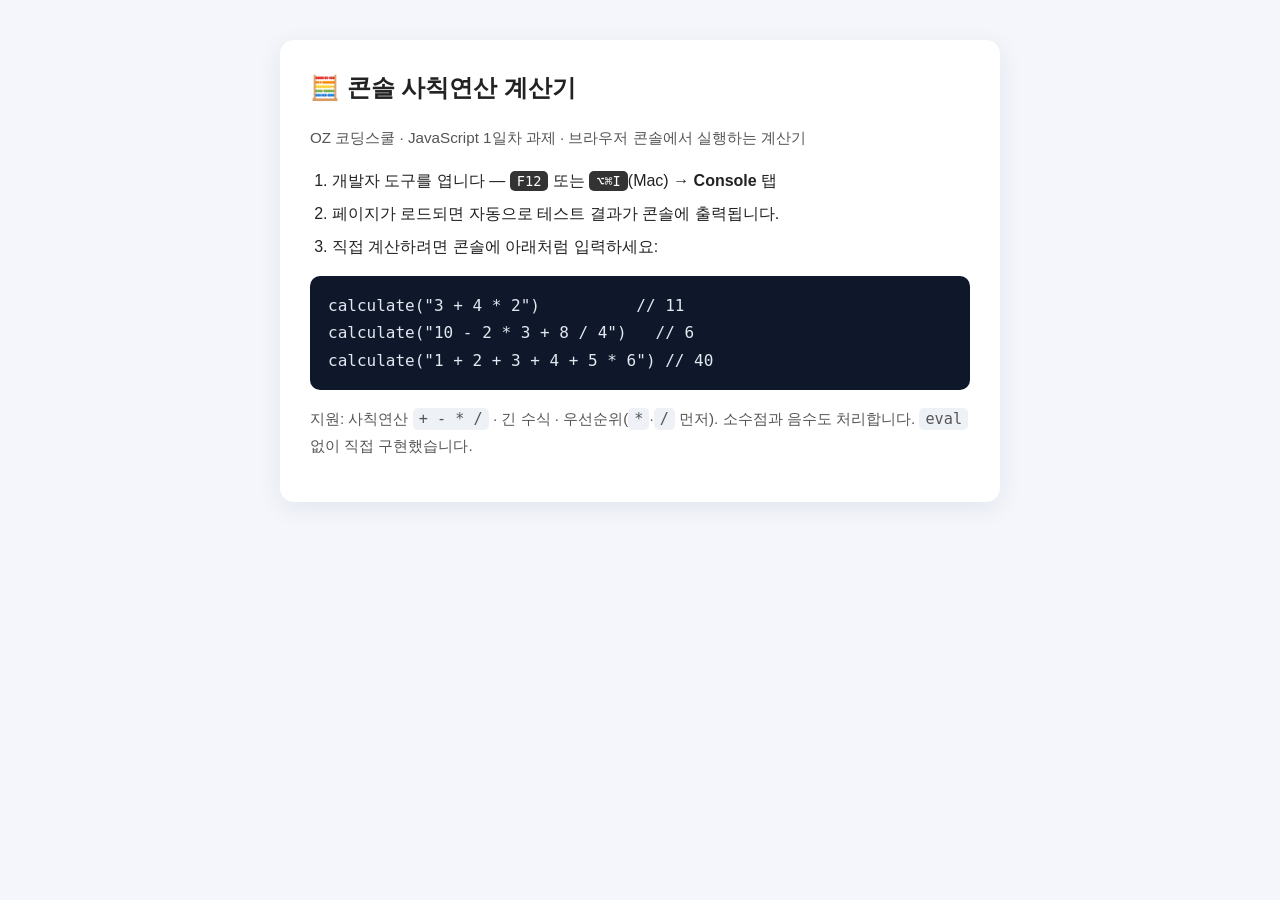
<file: JavaScript/day1/index.html>
<!DOCTYPE html>
<html lang="ko">
<head>
  <meta charset="UTF-8" />
  <meta name="viewport" content="width=device-width, initial-scale=1.0" />
  <title>콘솔 사칙연산 계산기 — JavaScript 1일차</title>
  <style>
    body {
      font-family: -apple-system, "Apple SD Gothic Neo", "Malgun Gothic", sans-serif;
      line-height: 1.7; color: #222; max-width: 720px;
      margin: 0 auto; padding: 40px 20px; background: #f4f6fb;
    }
    .card {
      background: #fff; border-radius: 14px; padding: 28px 30px;
      box-shadow: 0 6px 24px rgba(20, 40, 90, 0.08);
    }
    h1 { margin-top: 0; font-size: 1.5rem; }
    .hint { color: #555; font-size: 0.95rem; }
    ol { padding-left: 22px; }
    li { margin-bottom: 6px; }
    code { background: #eef1f6; padding: 2px 6px; border-radius: 5px;
           font-family: ui-monospace, SFMono-Regular, Menlo, Consolas, monospace; }
    pre { background: #0f172a; color: #e2e8f0; padding: 16px 18px; border-radius: 10px;
          overflow-x: auto; font-family: ui-monospace, SFMono-Regular, Menlo, Consolas, monospace; }
    kbd { background: #333; color: #fff; border-radius: 5px; padding: 2px 7px; font-size: 0.85rem; }
  </style>
</head>
<body>
  <div class="card">
    <h1>🧮 콘솔 사칙연산 계산기</h1>
    <p class="hint">OZ 코딩스쿨 · JavaScript 1일차 과제 · 브라우저 콘솔에서 실행하는 계산기</p>

    <ol>
      <li>개발자 도구를 엽니다 — <kbd>F12</kbd> 또는 <kbd>⌥⌘I</kbd>(Mac) → <b>Console</b> 탭</li>
      <li>페이지가 로드되면 자동으로 테스트 결과가 콘솔에 출력됩니다.</li>
      <li>직접 계산하려면 콘솔에 아래처럼 입력하세요:</li>
    </ol>

    <pre>calculate("3 + 4 * 2")          // 11
calculate("10 - 2 * 3 + 8 / 4")   // 6
calculate("1 + 2 + 3 + 4 + 5 * 6") // 40</pre>

    <p class="hint">
      지원: 사칙연산 <code>+ - * /</code> · 긴 수식 · 우선순위(<code>*</code>·<code>/</code> 먼저).
      소수점과 음수도 처리합니다. <code>eval</code> 없이 직접 구현했습니다.
    </p>
  </div>

  <!-- 계산기 로직 로드 -->
  <script src="calculator.js"></script>
</body>
</html>
</file>
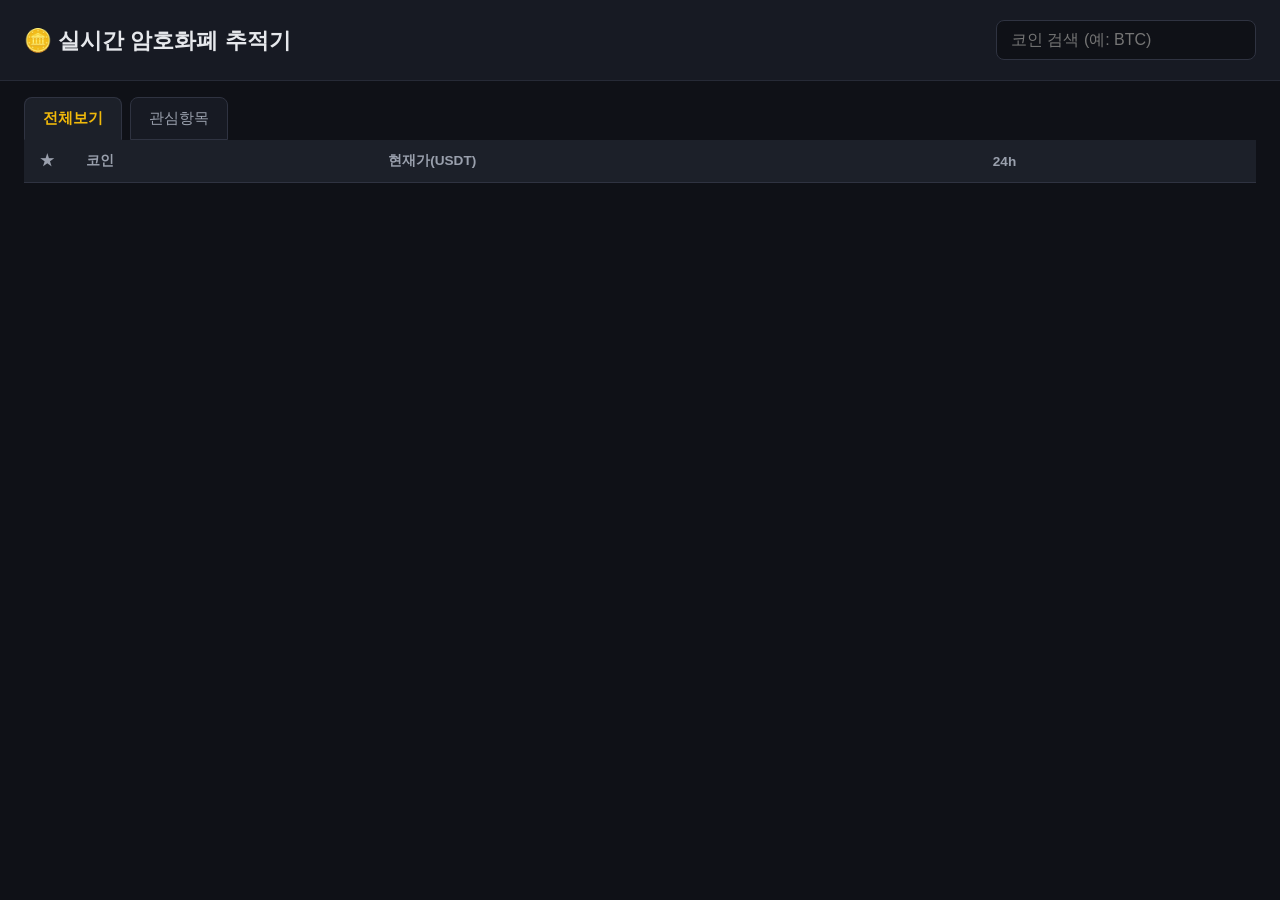
<file: JavaScript/day3/index.html>
<!DOCTYPE html>
<html lang="ko">
<head>
    <meta charset="UTF-8">
    <meta name="viewport" content="width=device-width, initial-scale=1.0">
    <title>실시간 암호화폐 가격 추적기</title>
    <link rel="stylesheet" href="style.css">
</head>
<body>

<header>
    <h1>🪙 실시간 암호화폐 추적기</h1>
    <input id="search" type="text" placeholder="코인 검색 (예: BTC)">
</header>

<div class="tabs">
    <button class="tab active" data-tab="all">전체보기</button>
    <button class="tab" data-tab="favorites">관심항목</button>
</div>

<table>
    <thead>
        <tr>
            <th class="col-star">★</th>
            <th>코인</th>
            <th>현재가(USDT)</th>
            <th>24h</th>
        </tr>
    </thead>
    <tbody id="coin-list"></tbody>
</table>

<script src="app.js"></script>
</body>
</html>
</file>
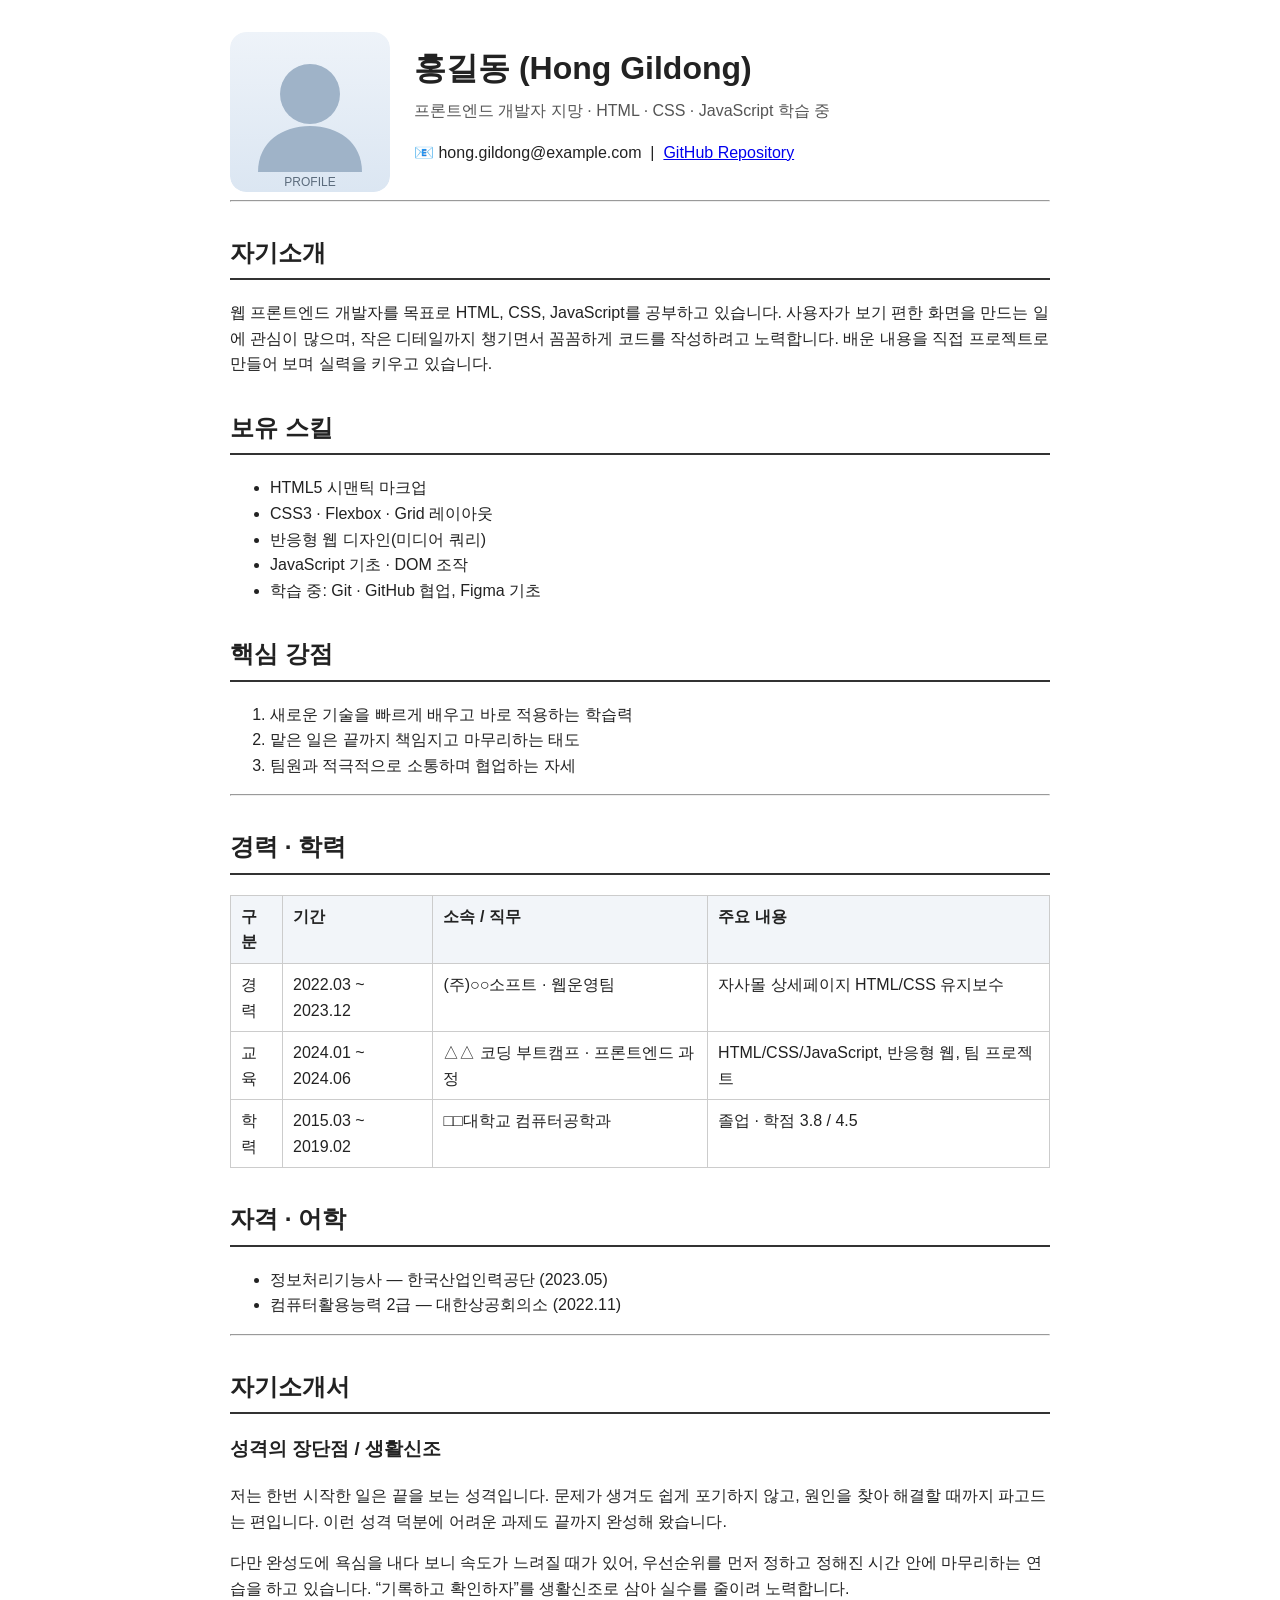
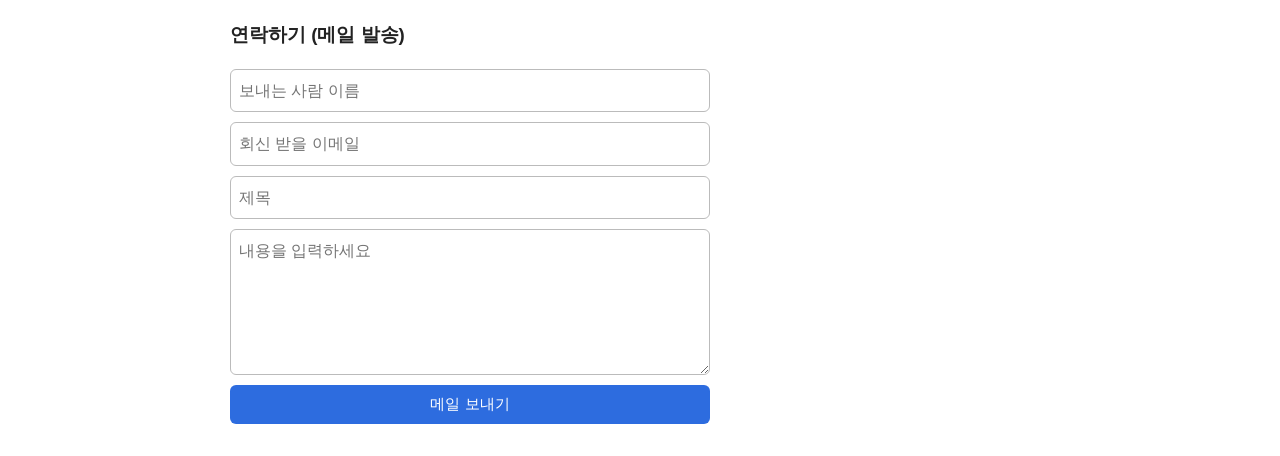
<file: HTML_CSS/day1/resume.html>
<!DOCTYPE html>
<html lang="ko">
<head>
  <meta charset="UTF-8" />
  <meta name="viewport" content="width=device-width, initial-scale=1.0" />
  <title>홍길동 이력서</title>
  <style>
    body { font-family: -apple-system, "Apple SD Gothic Neo", "Malgun Gothic", sans-serif;
           line-height: 1.6; color: #222; max-width: 820px; margin: 0 auto; padding: 32px 20px; }
    header { display: flex; align-items: center; gap: 24px; }
    header img { border-radius: 16px; }
    h1 { margin: 0 0 4px; }
    h2 { margin-top: 32px; border-bottom: 2px solid #333; padding-bottom: 6px; }
    .tagline { color: #555; margin: 0; }
    table { border-collapse: collapse; width: 100%; margin-top: 12px; }
    th, td { border: 1px solid #ccc; padding: 8px 10px; text-align: left; vertical-align: top; }
    thead th { background: #f2f5f9; }
    form { display: grid; gap: 10px; max-width: 480px; margin-top: 12px; }
    input, textarea { padding: 8px; border: 1px solid #bbb; border-radius: 6px; font: inherit; }
    button { padding: 10px 16px; border: 0; border-radius: 6px; background: #2d6cdf; color: #fff;
             font-size: 15px; cursor: pointer; }
  </style>
</head>
<body>

  <!-- ===== 헤더: 프로필 이미지 + 이름 + 링크 ===== -->
  <header>
    <img src="profile.svg" alt="홍길동 프로필 이미지" width="160" height="160" />
    <div>
      <h1>홍길동 (Hong Gildong)</h1>
      <p class="tagline">프론트엔드 개발자 지망 · HTML · CSS · JavaScript 학습 중</p>
      <p>
        📧 hong.gildong@example.com &nbsp;|&nbsp;
        <a href="https://github.com/hong-gildong" target="_blank" rel="noopener">
          GitHub Repository
        </a>
      </p>
    </div>
  </header>

  <hr />

  <!-- ===== 자기소개 ===== -->
  <h2>자기소개</h2>
  <p>
    웹 프론트엔드 개발자를 목표로 HTML, CSS, JavaScript를 공부하고 있습니다.
    사용자가 보기 편한 화면을 만드는 일에 관심이 많으며, 작은 디테일까지 챙기면서
    꼼꼼하게 코드를 작성하려고 노력합니다. 배운 내용을 직접 프로젝트로 만들어 보며 실력을 키우고 있습니다.
  </p>

  <!-- ===== 보유 스킬 (순서 없는 목록) ===== -->
  <h2>보유 스킬</h2>
  <ul>
    <li>HTML5 시맨틱 마크업</li>
    <li>CSS3 · Flexbox · Grid 레이아웃</li>
    <li>반응형 웹 디자인(미디어 쿼리)</li>
    <li>JavaScript 기초 · DOM 조작</li>
    <li>학습 중: Git · GitHub 협업, Figma 기초</li>
  </ul>

  <!-- ===== 핵심 강점 (순서 있는 목록) ===== -->
  <h2>핵심 강점</h2>
  <ol>
    <li>새로운 기술을 빠르게 배우고 바로 적용하는 학습력</li>
    <li>맡은 일은 끝까지 책임지고 마무리하는 태도</li>
    <li>팀원과 적극적으로 소통하며 협업하는 자세</li>
  </ol>

  <hr />

  <!-- ===== 경력 · 학력 이력 테이블 ===== -->
  <h2>경력 · 학력</h2>
  <table>
    <thead>
      <tr>
        <th>구분</th>
        <th>기간</th>
        <th>소속 / 직무</th>
        <th>주요 내용</th>
      </tr>
    </thead>
    <tbody>
      <tr>
        <td>경력</td>
        <td>2022.03 ~ 2023.12</td>
        <td>(주)○○소프트 · 웹운영팀</td>
        <td>자사몰 상세페이지 HTML/CSS 유지보수</td>
      </tr>
      <tr>
        <td>교육</td>
        <td>2024.01 ~ 2024.06</td>
        <td>△△ 코딩 부트캠프 · 프론트엔드 과정</td>
        <td>HTML/CSS/JavaScript, 반응형 웹, 팀 프로젝트</td>
      </tr>
      <tr>
        <td>학력</td>
        <td>2015.03 ~ 2019.02</td>
        <td>□□대학교 컴퓨터공학과</td>
        <td>졸업 · 학점 3.8 / 4.5</td>
      </tr>
    </tbody>
  </table>

  <!-- ===== 자격증 ===== -->
  <h2>자격 · 어학</h2>
  <ul>
    <li>정보처리기능사 — 한국산업인력공단 (2023.05)</li>
    <li>컴퓨터활용능력 2급 — 대한상공회의소 (2022.11)</li>
  </ul>

  <hr />

  <!-- ===== 자기소개서 ===== -->
  <h2>자기소개서</h2>
  <h3>성격의 장단점 / 생활신조</h3>
  <p>
    저는 한번 시작한 일은 끝을 보는 성격입니다. 문제가 생겨도 쉽게 포기하지 않고,
    원인을 찾아 해결할 때까지 파고드는 편입니다. 이런 성격 덕분에 어려운 과제도 끝까지 완성해 왔습니다.
  </p>
  <p>
    다만 완성도에 욕심을 내다 보니 속도가 느려질 때가 있어, 우선순위를 먼저 정하고
    정해진 시간 안에 마무리하는 연습을 하고 있습니다. “기록하고 확인하자”를 생활신조로 삼아 실수를 줄이려 노력합니다.
  </p>

  <!-- ===== 메일 발송 폼 ===== -->
  <h3>연락하기 (메일 발송)</h3>
  <form action="mailto:hong.gildong@example.com" method="post" enctype="text/plain">
    <input type="text" name="name" placeholder="보내는 사람 이름" required />
    <input type="email" name="email" placeholder="회신 받을 이메일" required />
    <input type="text" name="subject" placeholder="제목" required />
    <textarea name="message" rows="5" placeholder="내용을 입력하세요" required></textarea>
    <button type="submit">메일 보내기</button>
  </form>

</body>
</html>
</file>
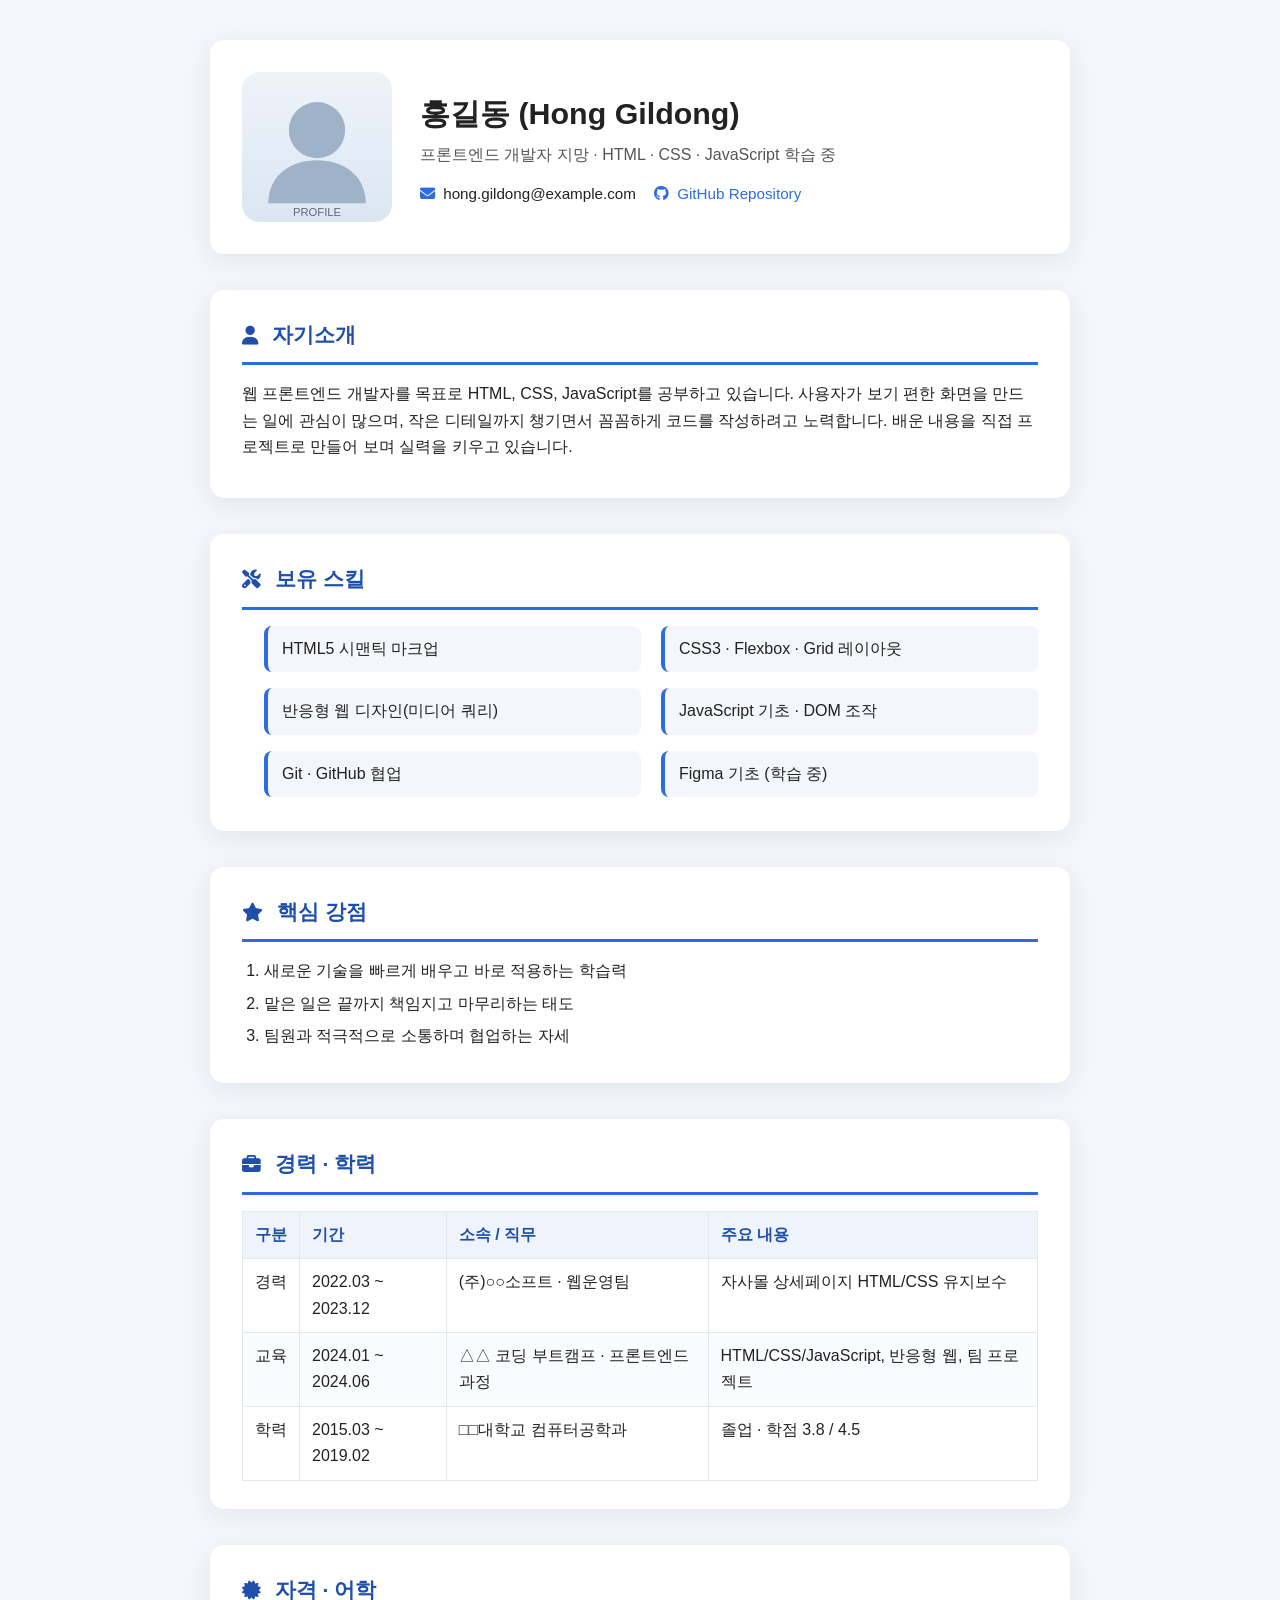
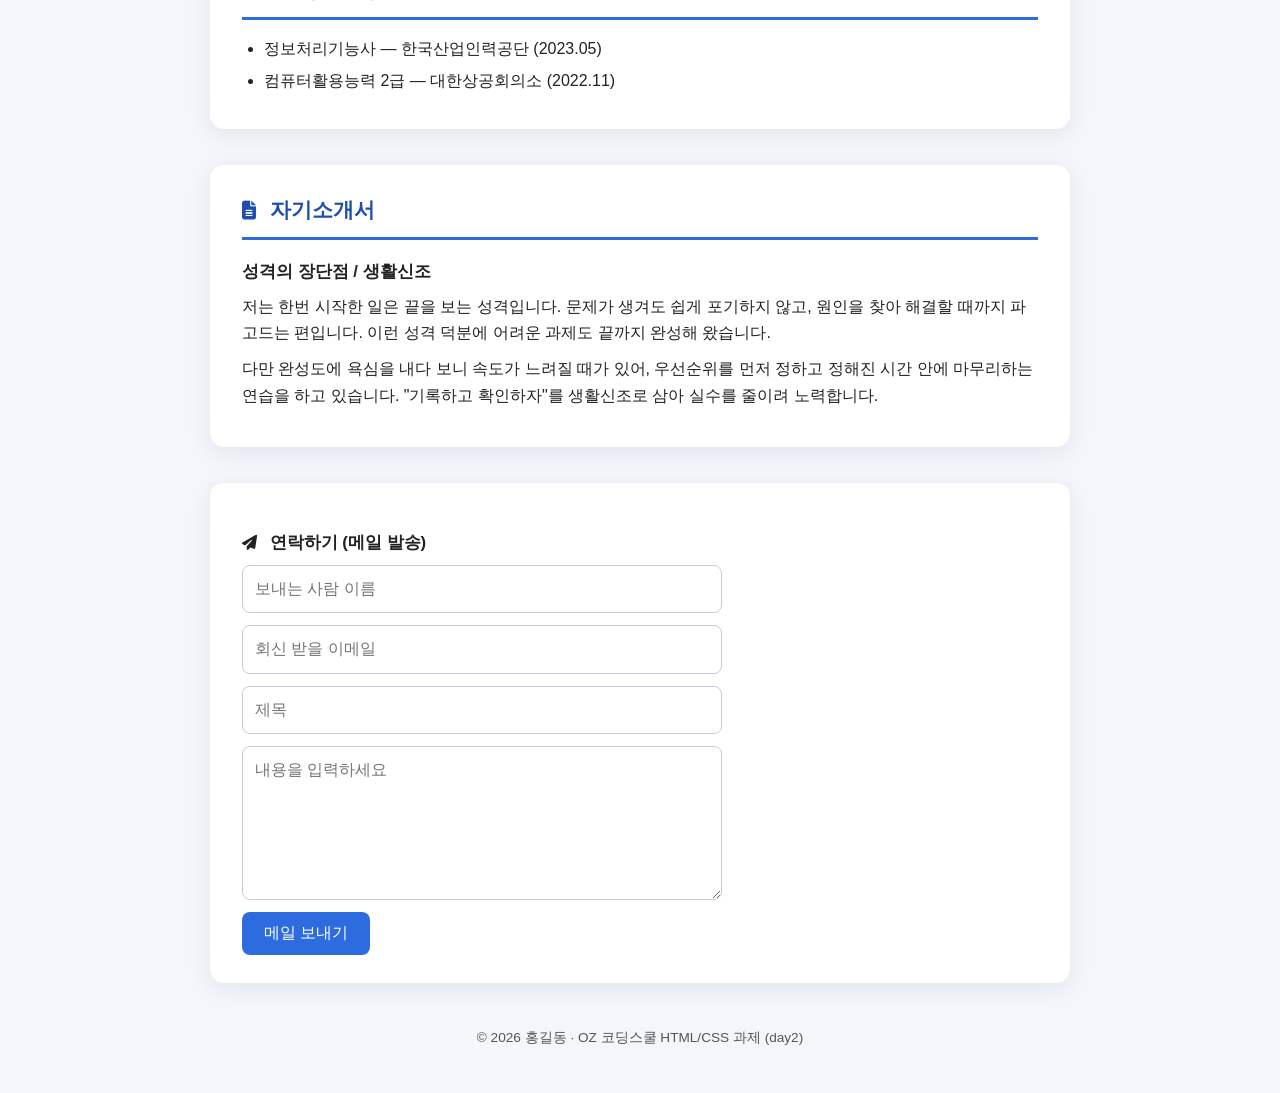
<file: HTML_CSS/day2/resume.html>
<!DOCTYPE html>
<html lang="ko">
<head>
  <meta charset="UTF-8" />
  <meta name="viewport" content="width=device-width, initial-scale=1.0" />
  <title>홍길동 이력서</title>
  <!-- Font Awesome: 아이콘 CDN (계정·다운로드 없이 <i> 태그로 사용) -->
  <link rel="stylesheet"
        href="https://cdnjs.cloudflare.com/ajax/libs/font-awesome/6.7.2/css/all.min.css" />
  <!-- External CSS: 별도 파일로 분리해서 연결 -->
  <link rel="stylesheet" href="resume_style.css" />
</head>
<body>
  <div class="page">

    <!-- ===== 헤더: 프로필 이미지 + 이름 + 연락처 ===== -->
    <header class="profile">
      <img class="profile__photo" src="profile.svg"
           alt="홍길동 프로필 이미지" width="150" height="150" />
      <div>
        <h1 class="profile__name">홍길동 (Hong Gildong)</h1>
        <p class="profile__tagline">
          프론트엔드 개발자 지망 · HTML · CSS · JavaScript 학습 중
        </p>
        <ul class="contact">
          <li><i class="fa-solid fa-envelope" aria-hidden="true"></i> hong.gildong@example.com</li>
          <li>
            <a href="https://github.com/hong-gildong"
               target="_blank" rel="noopener"><i class="fa-brands fa-github" aria-hidden="true"></i> GitHub Repository</a>
          </li>
        </ul>
      </div>
    </header>

    <!-- ===== 본문 ===== -->
    <main>

      <!-- 자기소개 -->
      <section class="section" id="about">
        <h2><i class="fa-solid fa-user" aria-hidden="true"></i> 자기소개</h2>
        <p>
          웹 프론트엔드 개발자를 목표로 HTML, CSS, JavaScript를 공부하고 있습니다.
          사용자가 보기 편한 화면을 만드는 일에 관심이 많으며, 작은 디테일까지 챙기면서
          꼼꼼하게 코드를 작성하려고 노력합니다. 배운 내용을 직접 프로젝트로 만들어 보며 실력을 키우고 있습니다.
        </p>
      </section>

      <!-- 보유 스킬 (순서 없는 목록 + 2열 그리드) -->
      <section class="section" id="skills">
        <h2><i class="fa-solid fa-screwdriver-wrench" aria-hidden="true"></i> 보유 스킬</h2>
        <ul class="skills">
          <li>HTML5 시맨틱 마크업</li>
          <li>CSS3 · Flexbox · Grid 레이아웃</li>
          <li>반응형 웹 디자인(미디어 쿼리)</li>
          <li>JavaScript 기초 · DOM 조작</li>
          <li>Git · GitHub 협업</li>
          <li>Figma 기초 (학습 중)</li>
        </ul>
      </section>

      <!-- 핵심 강점 (순서 있는 목록) -->
      <section class="section" id="strengths">
        <h2><i class="fa-solid fa-star" aria-hidden="true"></i> 핵심 강점</h2>
        <ol>
          <li>새로운 기술을 빠르게 배우고 바로 적용하는 학습력</li>
          <li>맡은 일은 끝까지 책임지고 마무리하는 태도</li>
          <li>팀원과 적극적으로 소통하며 협업하는 자세</li>
        </ol>
      </section>

      <!-- 경력 · 학력 테이블 -->
      <section class="section" id="career">
        <h2><i class="fa-solid fa-briefcase" aria-hidden="true"></i> 경력 · 학력</h2>
        <div class="table-wrap">
          <table>
            <thead>
              <tr>
                <th>구분</th>
                <th>기간</th>
                <th>소속 / 직무</th>
                <th>주요 내용</th>
              </tr>
            </thead>
            <tbody>
              <tr>
                <td>경력</td>
                <td>2022.03 ~ 2023.12</td>
                <td>(주)○○소프트 · 웹운영팀</td>
                <td>자사몰 상세페이지 HTML/CSS 유지보수</td>
              </tr>
              <tr>
                <td>교육</td>
                <td>2024.01 ~ 2024.06</td>
                <td>△△ 코딩 부트캠프 · 프론트엔드 과정</td>
                <td>HTML/CSS/JavaScript, 반응형 웹, 팀 프로젝트</td>
              </tr>
              <tr>
                <td>학력</td>
                <td>2015.03 ~ 2019.02</td>
                <td>□□대학교 컴퓨터공학과</td>
                <td>졸업 · 학점 3.8 / 4.5</td>
              </tr>
            </tbody>
          </table>
        </div>
      </section>

      <!-- 자격 · 어학 -->
      <section class="section" id="cert">
        <h2><i class="fa-solid fa-certificate" aria-hidden="true"></i> 자격 · 어학</h2>
        <ul>
          <li>정보처리기능사 — 한국산업인력공단 (2023.05)</li>
          <li>컴퓨터활용능력 2급 — 대한상공회의소 (2022.11)</li>
        </ul>
      </section>

      <!-- 자기소개서 -->
      <section class="section" id="cover">
        <h2><i class="fa-solid fa-file-lines" aria-hidden="true"></i> 자기소개서</h2>
        <article>
          <h3>성격의 장단점 / 생활신조</h3>
          <p>
            저는 한번 시작한 일은 끝을 보는 성격입니다. 문제가 생겨도 쉽게 포기하지 않고,
            원인을 찾아 해결할 때까지 파고드는 편입니다. 이런 성격 덕분에 어려운 과제도 끝까지 완성해 왔습니다.
          </p>
          <p>
            다만 완성도에 욕심을 내다 보니 속도가 느려질 때가 있어, 우선순위를 먼저 정하고
            정해진 시간 안에 마무리하는 연습을 하고 있습니다. "기록하고 확인하자"를 생활신조로 삼아 실수를 줄이려 노력합니다.
          </p>
        </article>
      </section>

      <!-- 연락 폼 -->
      <section class="section" id="contact">
        <h3><i class="fa-solid fa-paper-plane" aria-hidden="true"></i> 연락하기 (메일 발송)</h3>
        <form class="contact-form" action="mailto:hong.gildong@example.com"
              method="post" enctype="text/plain">
          <input type="text" name="name" placeholder="보내는 사람 이름" required />
          <input type="email" name="email" placeholder="회신 받을 이메일" required />
          <input type="text" name="subject" placeholder="제목" required />
          <textarea name="message" rows="5" placeholder="내용을 입력하세요" required></textarea>
          <button class="btn" type="submit">메일 보내기</button>
        </form>
      </section>

    </main>

    <!-- ===== 푸터 ===== -->
    <footer class="footer">
      <p>© 2026 홍길동 · OZ 코딩스쿨 HTML/CSS 과제 (day2)</p>
    </footer>

  </div>
</body>
</html>
</file>
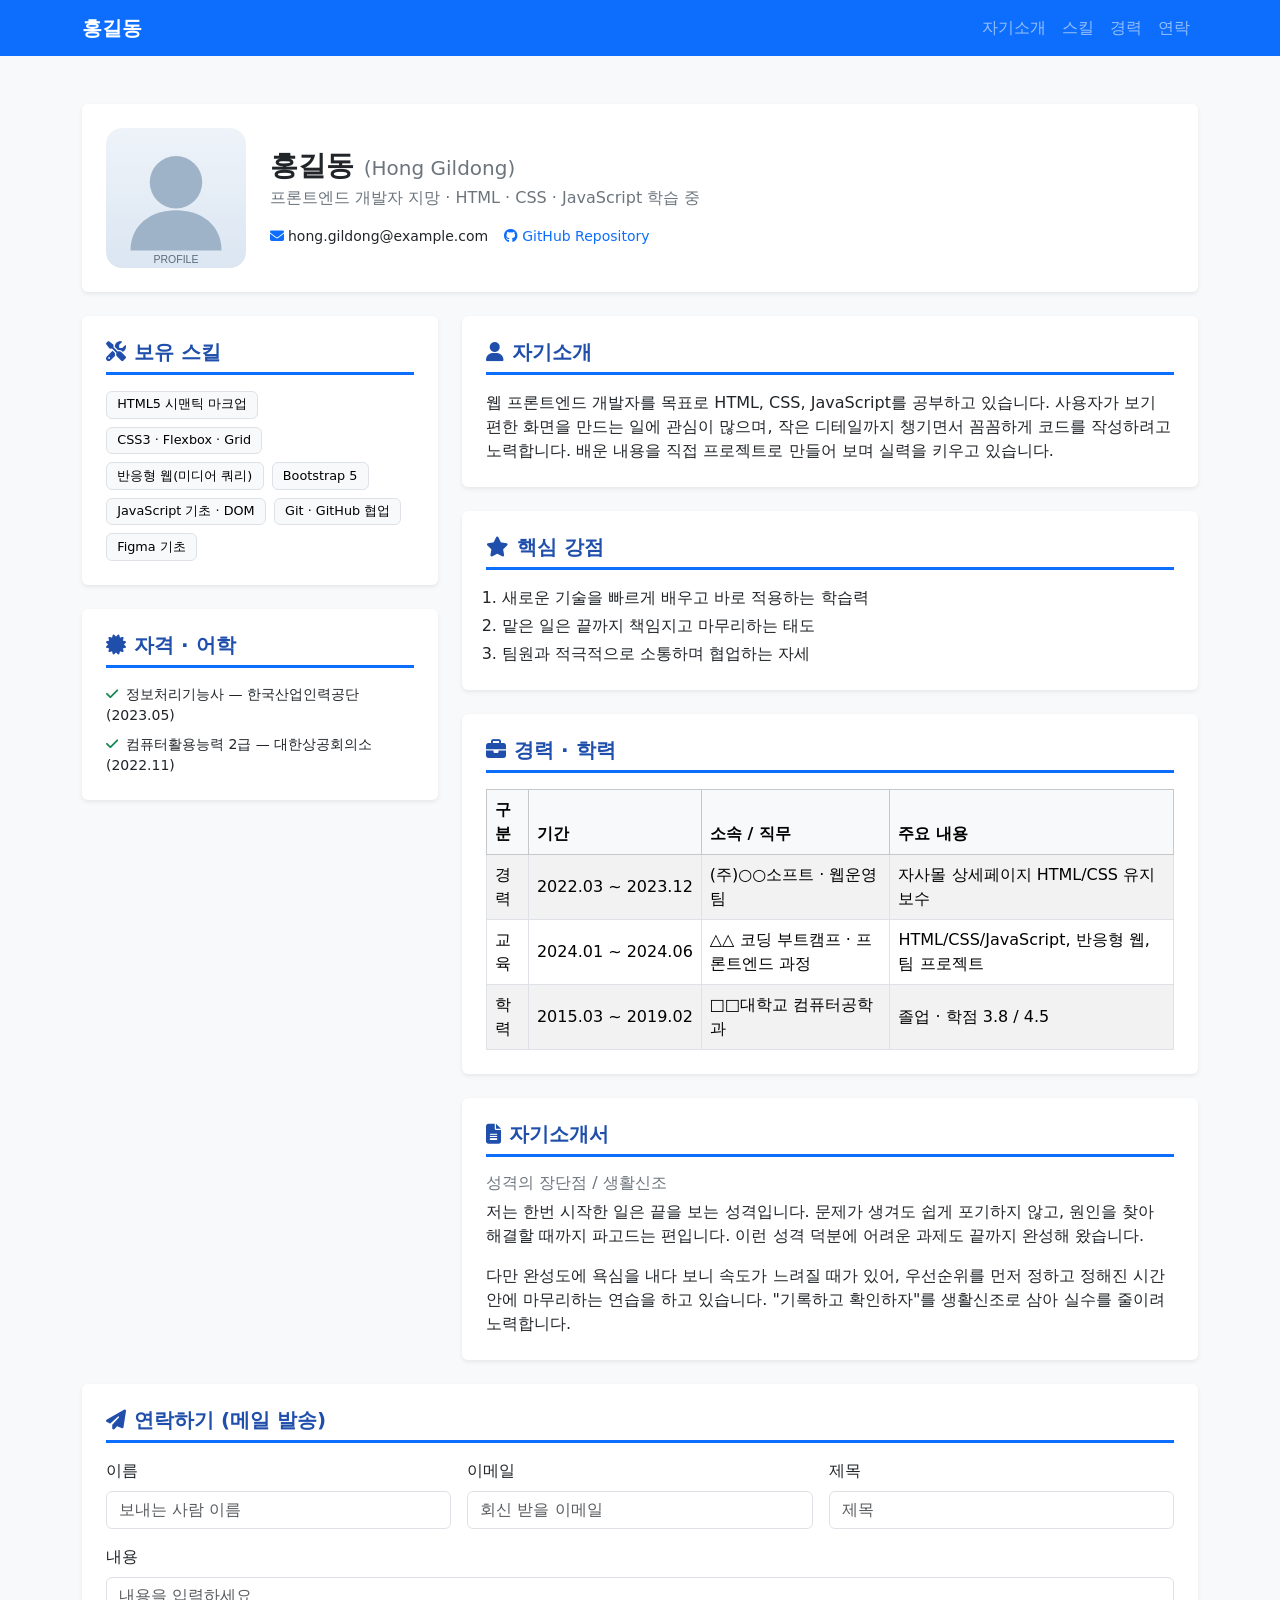
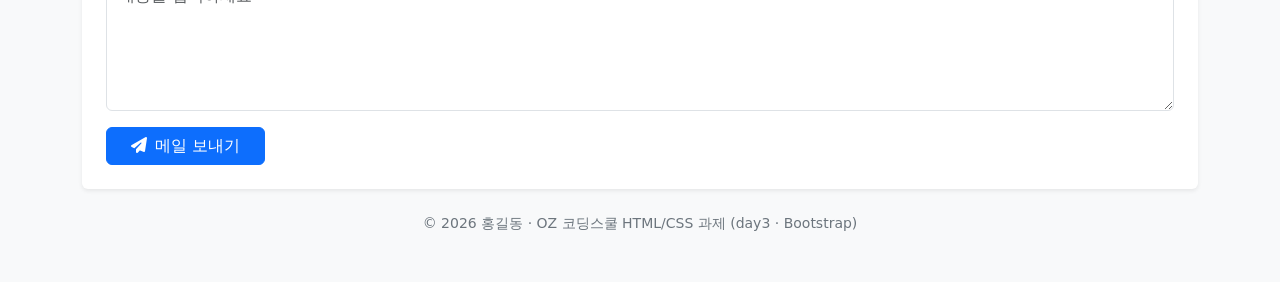
<file: HTML_CSS/day3/resume.html>
<!DOCTYPE html>
<html lang="ko">
<head>
  <meta charset="UTF-8" />
  <meta name="viewport" content="width=device-width, initial-scale=1.0" />
  <title>홍길동 이력서</title>

  <!-- Bootstrap 5 CSS (CDN) -->
  <link href="https://cdn.jsdelivr.net/npm/bootstrap@5.3.3/dist/css/bootstrap.min.css"
        rel="stylesheet" crossorigin="anonymous" />
  <!-- Font Awesome (아이콘 CDN) -->
  <link rel="stylesheet"
        href="https://cdnjs.cloudflare.com/ajax/libs/font-awesome/6.7.2/css/all.min.css" />
  <!-- 커스텀 스타일 (Bootstrap 위에 덧입히는 최소한의 CSS) -->
  <link rel="stylesheet" href="resume_style.css" />
</head>
<body class="bg-body-tertiary">

  <!-- ===== 반응형 네비게이션 바 (md 미만에서 햄버거로 접힘) ===== -->
  <nav class="navbar navbar-expand-md bg-primary sticky-top" data-bs-theme="dark">
    <div class="container">
      <a class="navbar-brand fw-bold" href="#top">홍길동</a>
      <button class="navbar-toggler" type="button"
              data-bs-toggle="collapse" data-bs-target="#navMenu"
              aria-controls="navMenu" aria-expanded="false" aria-label="메뉴 열기">
        <span class="navbar-toggler-icon"></span>
      </button>
      <div class="collapse navbar-collapse" id="navMenu">
        <ul class="navbar-nav ms-auto">
          <li class="nav-item"><a class="nav-link" href="#about">자기소개</a></li>
          <li class="nav-item"><a class="nav-link" href="#skills">스킬</a></li>
          <li class="nav-item"><a class="nav-link" href="#career">경력</a></li>
          <li class="nav-item"><a class="nav-link" href="#contact">연락</a></li>
        </ul>
      </div>
    </div>
  </nav>

  <div class="container my-4 my-md-5" id="top">

    <!-- ===== 헤더: 프로필 카드 (Flex 유틸리티로 반응형 정렬) ===== -->
    <header class="card border-0 shadow-sm mb-4">
      <div class="card-body p-4 d-flex flex-column flex-sm-row align-items-center gap-4 text-center text-sm-start">
        <img src="profile.svg" alt="홍길동 프로필 이미지" width="140" height="140"
             class="rounded-4 flex-shrink-0" />
        <div>
          <h1 class="h3 fw-bold mb-1">
            홍길동 <span class="fs-5 fw-normal text-secondary">(Hong Gildong)</span>
          </h1>
          <p class="text-secondary mb-3">프론트엔드 개발자 지망 · HTML · CSS · JavaScript 학습 중</p>
          <div class="d-flex flex-wrap justify-content-center justify-content-sm-start gap-3 small">
            <span><i class="fa-solid fa-envelope text-primary me-1" aria-hidden="true"></i>hong.gildong@example.com</span>
            <a href="https://github.com/hong-gildong" target="_blank" rel="noopener"
               class="text-decoration-none">
              <i class="fa-brands fa-github me-1" aria-hidden="true"></i>GitHub Repository</a>
          </div>
        </div>
      </div>
    </header>

    <!-- ===== 2단 반응형 레이아웃 (lg 미만에서 세로로 쌓임) ===== -->
    <div class="row g-4">

      <!-- 사이드바: 스킬 + 자격 -->
      <div class="col-lg-4">

        <section class="card border-0 shadow-sm mb-4" id="skills">
          <div class="card-body p-4">
            <h2 class="section-title h5">
              <i class="fa-solid fa-screwdriver-wrench me-2" aria-hidden="true"></i>보유 스킬
            </h2>
            <div class="d-flex flex-wrap gap-2">
              <span class="badge text-bg-light border">HTML5 시맨틱 마크업</span>
              <span class="badge text-bg-light border">CSS3 · Flexbox · Grid</span>
              <span class="badge text-bg-light border">반응형 웹(미디어 쿼리)</span>
              <span class="badge text-bg-light border">Bootstrap 5</span>
              <span class="badge text-bg-light border">JavaScript 기초 · DOM</span>
              <span class="badge text-bg-light border">Git · GitHub 협업</span>
              <span class="badge text-bg-light border">Figma 기초</span>
            </div>
          </div>
        </section>

        <section class="card border-0 shadow-sm">
          <div class="card-body p-4">
            <h2 class="section-title h5">
              <i class="fa-solid fa-certificate me-2" aria-hidden="true"></i>자격 · 어학
            </h2>
            <ul class="list-unstyled mb-0 small">
              <li class="mb-2"><i class="fa-solid fa-check text-success me-2" aria-hidden="true"></i>정보처리기능사 — 한국산업인력공단 (2023.05)</li>
              <li><i class="fa-solid fa-check text-success me-2" aria-hidden="true"></i>컴퓨터활용능력 2급 — 대한상공회의소 (2022.11)</li>
            </ul>
          </div>
        </section>

      </div>

      <!-- 메인: 자기소개 + 강점 + 경력 + 자소서 -->
      <div class="col-lg-8">

        <section class="card border-0 shadow-sm mb-4" id="about">
          <div class="card-body p-4">
            <h2 class="section-title h5">
              <i class="fa-solid fa-user me-2" aria-hidden="true"></i>자기소개
            </h2>
            <p class="mb-0">
              웹 프론트엔드 개발자를 목표로 HTML, CSS, JavaScript를 공부하고 있습니다.
              사용자가 보기 편한 화면을 만드는 일에 관심이 많으며, 작은 디테일까지 챙기면서
              꼼꼼하게 코드를 작성하려고 노력합니다. 배운 내용을 직접 프로젝트로 만들어 보며 실력을 키우고 있습니다.
            </p>
          </div>
        </section>

        <section class="card border-0 shadow-sm mb-4">
          <div class="card-body p-4">
            <h2 class="section-title h5">
              <i class="fa-solid fa-star me-2" aria-hidden="true"></i>핵심 강점
            </h2>
            <ol class="mb-0 ps-3">
              <li class="mb-1">새로운 기술을 빠르게 배우고 바로 적용하는 학습력</li>
              <li class="mb-1">맡은 일은 끝까지 책임지고 마무리하는 태도</li>
              <li>팀원과 적극적으로 소통하며 협업하는 자세</li>
            </ol>
          </div>
        </section>

        <section class="card border-0 shadow-sm mb-4" id="career">
          <div class="card-body p-4">
            <h2 class="section-title h5">
              <i class="fa-solid fa-briefcase me-2" aria-hidden="true"></i>경력 · 학력
            </h2>
            <!-- Bootstrap 반응형 테이블 -->
            <div class="table-responsive">
              <table class="table table-striped table-bordered align-middle mb-0">
                <thead class="table-light">
                  <tr>
                    <th scope="col">구분</th>
                    <th scope="col">기간</th>
                    <th scope="col">소속 / 직무</th>
                    <th scope="col">주요 내용</th>
                  </tr>
                </thead>
                <tbody>
                  <tr>
                    <td>경력</td>
                    <td class="text-nowrap">2022.03 ~ 2023.12</td>
                    <td>(주)○○소프트 · 웹운영팀</td>
                    <td>자사몰 상세페이지 HTML/CSS 유지보수</td>
                  </tr>
                  <tr>
                    <td>교육</td>
                    <td class="text-nowrap">2024.01 ~ 2024.06</td>
                    <td>△△ 코딩 부트캠프 · 프론트엔드 과정</td>
                    <td>HTML/CSS/JavaScript, 반응형 웹, 팀 프로젝트</td>
                  </tr>
                  <tr>
                    <td>학력</td>
                    <td class="text-nowrap">2015.03 ~ 2019.02</td>
                    <td>□□대학교 컴퓨터공학과</td>
                    <td>졸업 · 학점 3.8 / 4.5</td>
                  </tr>
                </tbody>
              </table>
            </div>
          </div>
        </section>

        <section class="card border-0 shadow-sm">
          <div class="card-body p-4">
            <h2 class="section-title h5">
              <i class="fa-solid fa-file-lines me-2" aria-hidden="true"></i>자기소개서
            </h2>
            <h3 class="h6 text-secondary">성격의 장단점 / 생활신조</h3>
            <p>
              저는 한번 시작한 일은 끝을 보는 성격입니다. 문제가 생겨도 쉽게 포기하지 않고,
              원인을 찾아 해결할 때까지 파고드는 편입니다. 이런 성격 덕분에 어려운 과제도 끝까지 완성해 왔습니다.
            </p>
            <p class="mb-0">
              다만 완성도에 욕심을 내다 보니 속도가 느려질 때가 있어, 우선순위를 먼저 정하고
              정해진 시간 안에 마무리하는 연습을 하고 있습니다. "기록하고 확인하자"를 생활신조로 삼아 실수를 줄이려 노력합니다.
            </p>
          </div>
        </section>

      </div>
    </div>

    <!-- ===== 연락 폼 (전체 폭, Bootstrap 폼 그리드) ===== -->
    <section class="card border-0 shadow-sm mt-4" id="contact">
      <div class="card-body p-4">
        <h2 class="section-title h5">
          <i class="fa-solid fa-paper-plane me-2" aria-hidden="true"></i>연락하기 (메일 발송)
        </h2>
        <form action="mailto:hong.gildong@example.com" method="post" enctype="text/plain">
          <div class="row g-3">
            <div class="col-md-4">
              <label for="name" class="form-label">이름</label>
              <input type="text" class="form-control" id="name" name="name" placeholder="보내는 사람 이름" required />
            </div>
            <div class="col-md-4">
              <label for="email" class="form-label">이메일</label>
              <input type="email" class="form-control" id="email" name="email" placeholder="회신 받을 이메일" required />
            </div>
            <div class="col-md-4">
              <label for="subject" class="form-label">제목</label>
              <input type="text" class="form-control" id="subject" name="subject" placeholder="제목" required />
            </div>
            <div class="col-12">
              <label for="message" class="form-label">내용</label>
              <textarea class="form-control" id="message" name="message" rows="5" placeholder="내용을 입력하세요" required></textarea>
            </div>
            <div class="col-12">
              <button type="submit" class="btn btn-primary px-4">
                <i class="fa-solid fa-paper-plane me-2" aria-hidden="true"></i>메일 보내기
              </button>
            </div>
          </div>
        </form>
      </div>
    </section>

    <footer class="text-center text-secondary small mt-4">
      <p class="mb-0">© 2026 홍길동 · OZ 코딩스쿨 HTML/CSS 과제 (day3 · Bootstrap)</p>
    </footer>

  </div>

  <!-- Bootstrap JS 번들 (네비게이션 햄버거 토글 등 인터랙션용) -->
  <script src="https://cdn.jsdelivr.net/npm/bootstrap@5.3.3/dist/js/bootstrap.bundle.min.js"
          crossorigin="anonymous"></script>
</body>
</html>
</file>
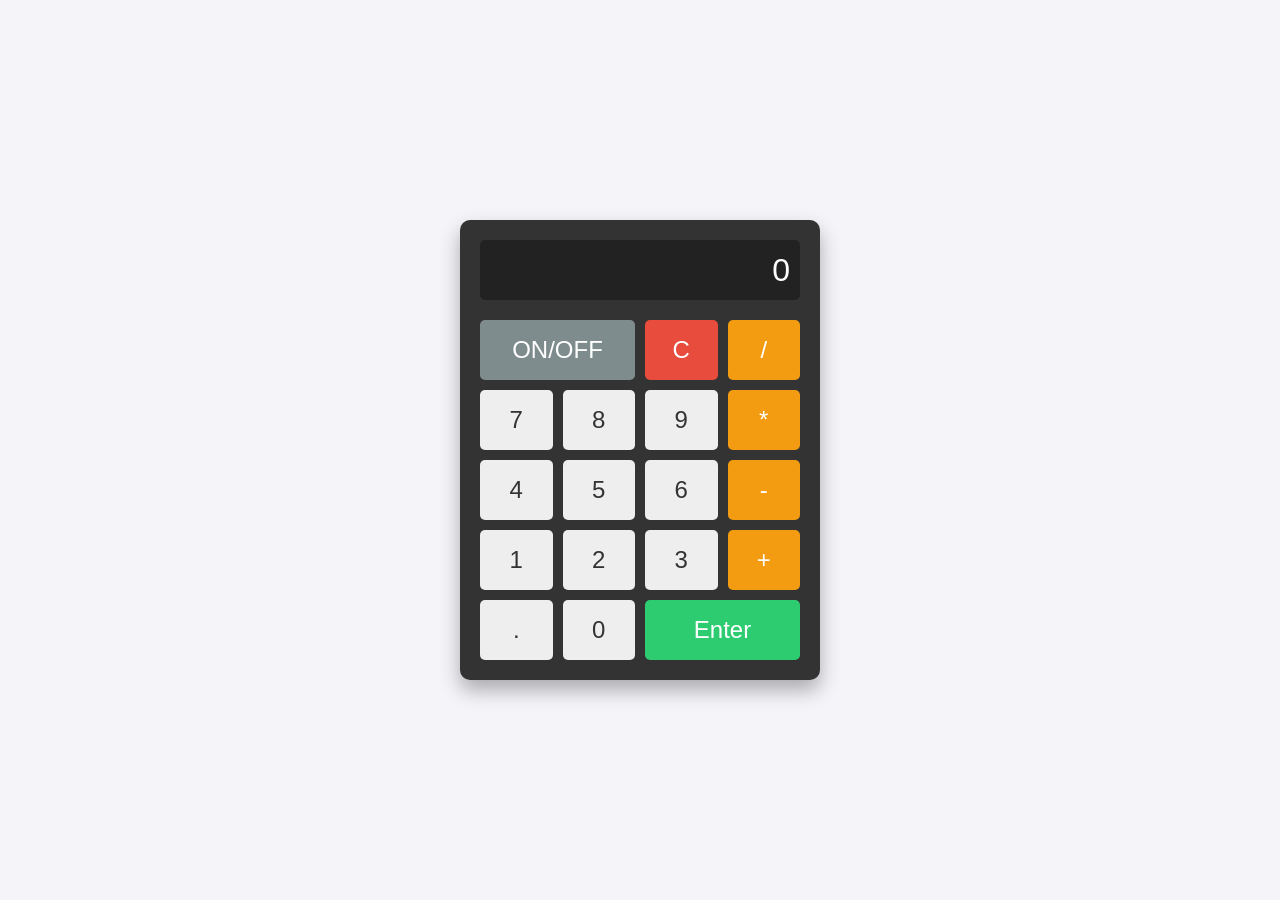
<file: JavaScript/day2/calculator.html>
<!DOCTYPE html>
<html lang="ko">
<head>
    <meta charset="UTF-8">
    <meta name="viewport" content="width=device-width, initial-scale=1.0">
    <title>JS 사칙연산 계산기 v2</title>
    <link rel="stylesheet" href="calculator_style.css">
</head>
<body>

<div class="calculator">
    <input type="text" id="display" readonly value="0">
    <div class="buttons">
        <button class="on-off">ON/OFF</button>
        <button class="clear">C</button>
        <button class="operator">/</button>

        <button class="number">7</button>
        <button class="number">8</button>
        <button class="number">9</button>
        <button class="operator">*</button>

        <button class="number">4</button>
        <button class="number">5</button>
        <button class="number">6</button>
        <button class="operator">-</button>

        <button class="number">1</button>
        <button class="number">2</button>
        <button class="number">3</button>
        <button class="operator">+</button>

        <button class="number">.</button>
        <button class="number">0</button>
        <button class="enter">Enter</button>
    </div>
</div>

<script src="calculator.js"></script>
</body>
</html>
</file>
<file: JavaScript/day3/style.css>
* {
    box-sizing: border-box;
}

body {
    margin: 0;
    min-height: 100vh;
    background-color: #0f1117;
    color: #e6e8ec;
    font-family: 'Arial', sans-serif;
}

header {
    display: flex;
    align-items: center;
    justify-content: space-between;
    flex-wrap: wrap;
    gap: 12px;
    padding: 20px 24px;
    background-color: #171a23;
    border-bottom: 1px solid #262a36;
}

header h1 {
    margin: 0;
    font-size: 1.4rem;
}

#search {
    width: 260px;
    max-width: 100%;
    padding: 10px 14px;
    font-size: 1rem;
    border: 1px solid #2f3341;
    border-radius: 8px;
    background-color: #0f1117;
    color: #e6e8ec;
}

#search:focus {
    outline: none;
    border-color: #f0b90b;
}

.tabs {
    display: flex;
    gap: 8px;
    padding: 16px 24px 0;
}

.tab {
    padding: 10px 18px;
    font-size: 0.95rem;
    border: 1px solid #2f3341;
    border-radius: 8px 8px 0 0;
    background-color: #171a23;
    color: #9aa0ad;
    cursor: pointer;
}

.tab.active {
    background-color: #1c2029;
    color: #f0b90b;
    border-bottom-color: #1c2029;
    font-weight: bold;
}

table {
    width: 100%;
    border-collapse: collapse;
    margin: 0 24px 24px;
    width: calc(100% - 48px);
}

thead th {
    position: sticky;
    top: 0;
    text-align: left;
    padding: 12px 16px;
    background-color: #1c2029;
    color: #9aa0ad;
    font-size: 0.85rem;
    border-bottom: 1px solid #2f3341;
}

.col-star {
    width: 40px;
    text-align: center;
}

tbody tr {
    border-bottom: 1px solid #1c2029;
}

tbody tr:hover {
    background-color: #171a23;
}

tbody td {
    padding: 10px 16px;
    font-size: 0.95rem;
    white-space: nowrap;
}

.star-btn {
    background: none;
    border: none;
    font-size: 1.1rem;
    cursor: pointer;
    color: #4a4f5c;
    padding: 0;
    line-height: 1;
}

.star-btn.on {
    color: #f0b90b;
}

.symbol-cell {
    font-weight: bold;
}

.price-cell {
    font-variant-numeric: tabular-nums;
}

.change-cell {
    font-variant-numeric: tabular-nums;
    font-weight: bold;
}

.positive {
    color: #2ecc71;
}

.negative {
    color: #e74c3c;
}

.empty-message {
    text-align: center;
    padding: 40px 16px;
    color: #9aa0ad;
    font-size: 1rem;
}
</file>
<file: HTML_CSS/day2/resume_style.css>
/* =========================================================
   resume_style.css  —  OZ 코딩스쿨 HTML/CSS 과제 (day2)
   External CSS 방식 · 시맨틱 태그 · Box Model · 아이템 정렬 · 반응형
   ========================================================= */

/* ---------- 0. CSS 변수 (색·간격 한 곳에서 관리) ---------- */
:root {
  --color-primary: #2d6cdf;
  --color-primary-dark: #1f4fab;
  --color-text: #222;
  --color-muted: #555;
  --color-line: #e3e8ef;
  --color-bg: #f4f6fb;
  --color-card: #ffffff;
  --radius: 14px;
  --shadow: 0 6px 24px rgba(20, 40, 90, 0.08);
  --gap: 36px; /* 섹션 카드 사이 간격 (넉넉하게) */
}

/* ---------- 1. 리셋 & Box Model 기본값 ---------- */
* {
  margin: 0;
  padding: 0;
  box-sizing: border-box; /* padding·border를 width 안에 포함 */
}

body {
  font-family: -apple-system, "Apple SD Gothic Neo", "Malgun Gothic", sans-serif;
  line-height: 1.65;
  color: var(--color-text);
  background: var(--color-bg);
  padding: 40px 16px;
}

/* 전체 폭 제한 + 가운데 정렬 (아이템 정렬) */
.page {
  max-width: 860px;
  margin: 0 auto;
  display: flex;
  flex-direction: column;
  gap: var(--gap);
}

/* 본문: 섹션 카드들을 세로로 일정하게 띄우기 */
main {
  display: flex;
  flex-direction: column;
  gap: var(--gap);
}

a {
  color: var(--color-primary);
  text-decoration: none;
}
a:hover {
  text-decoration: underline;
}

/* ---------- 2. 헤더: 프로필 (Flexbox 정렬) ---------- */
.profile {
  display: flex;
  align-items: center;
  gap: 28px;
  background: var(--color-card);
  border-radius: var(--radius);
  box-shadow: var(--shadow);
  padding: 32px;
}

.profile__photo {
  border-radius: 18px;
  flex-shrink: 0; /* 화면이 좁아져도 사진은 찌그러지지 않게 */
}

.profile__name {
  font-size: 1.9rem;
  margin-bottom: 4px;
}

.profile__tagline {
  color: var(--color-muted);
  margin-bottom: 12px;
}

/* 연락처 리스트: 가로 나열 + 자동 줄바꿈 */
.contact {
  list-style: none;
  display: flex;
  flex-wrap: wrap;
  gap: 8px 18px;
  font-size: 0.95rem;
}

/* 연락처 아이콘 (Font Awesome) */
.contact i {
  color: var(--color-primary);
  margin-right: 4px;
}

/* ---------- 3. 섹션 카드 (Box Model: padding·border·shadow) ---------- */
.section {
  background: var(--color-card);
  border-radius: var(--radius);
  box-shadow: var(--shadow);
  padding: 28px 32px;
}

.section h2 {
  font-size: 1.3rem;
  color: var(--color-primary-dark);
  padding-bottom: 10px;
  margin-bottom: 16px;
  border-bottom: 3px solid var(--color-primary);
}

/* 섹션 제목 앞 아이콘 (Font Awesome) */
.section h2 i,
.section h3 i {
  margin-right: 8px;
  font-size: 0.9em;
}

.section h3 {
  font-size: 1.05rem;
  margin: 18px 0 8px;
}

.section p {
  margin-bottom: 10px;
}

.section ul,
.section ol {
  padding-left: 22px;
}

.section li {
  margin-bottom: 6px;
}

/* 스킬 목록을 2열 그리드로 (아이템 정렬 - Grid) */
.skills {
  list-style: none;
  padding-left: 0;
  display: grid;
  grid-template-columns: repeat(2, 1fr);
  gap: 10px 20px;
}

.skills li {
  background: var(--color-bg);
  border-radius: 8px;
  padding: 10px 14px;
  border-left: 4px solid var(--color-primary);
}

/* ---------- 4. 경력·학력 테이블 ---------- */
.table-wrap {
  overflow-x: auto; /* 좁은 화면에서 표가 넘치면 가로 스크롤 */
}

table {
  border-collapse: collapse;
  width: 100%;
  min-width: 520px;
}

th,
td {
  border: 1px solid var(--color-line);
  padding: 10px 12px;
  text-align: left;
  vertical-align: top;
}

thead th {
  background: #eef3fc;
  color: var(--color-primary-dark);
  white-space: nowrap;
}

tbody tr:nth-child(even) {
  background: #fafbfe; /* 줄무늬로 가독성 */
}

/* ---------- 5. 연락 폼 ---------- */
.contact-form {
  display: grid;
  gap: 12px;
  max-width: 480px;
}

.contact-form input,
.contact-form textarea {
  padding: 10px 12px;
  border: 1px solid #c5cdda;
  border-radius: 8px;
  font: inherit;
  width: 100%;
}

.contact-form input:focus,
.contact-form textarea:focus {
  outline: none;
  border-color: var(--color-primary);
  box-shadow: 0 0 0 3px rgba(45, 108, 223, 0.15);
}

.btn {
  justify-self: start;
  padding: 11px 22px;
  border: 0;
  border-radius: 8px;
  background: var(--color-primary);
  color: #fff;
  font-size: 1rem;
  cursor: pointer;
  transition: background 0.15s ease;
}

.btn:hover {
  background: var(--color-primary-dark);
}

/* ---------- 6. 푸터 ---------- */
.footer {
  text-align: center;
  color: var(--color-muted);
  font-size: 0.85rem;
  padding: 8px 0 4px;
}

/* ---------- 7. 반응형 (Responsive) ---------- */
/* 태블릿 이하: 프로필 세로 정렬, 스킬 1열 */
@media (max-width: 600px) {
  body {
    padding: 20px 12px;
  }

  .profile {
    flex-direction: column;
    text-align: center;
    padding: 26px 20px;
  }

  .contact {
    justify-content: center;
  }

  .skills {
    grid-template-columns: 1fr;
  }

  .section {
    padding: 22px 20px;
  }
}
</file>
<file: JavaScript/day2/calculator_style.css>
body {
            display: flex;
            justify-content: center;
            align-items: center;
            height: 100vh;
            background-color: #f4f4f9;
            margin: 0;
            font-family: 'Arial', sans-serif;
}

.calculator {
    background-color: #333;
    padding: 20px;
    border-radius: 10px;
    box-shadow: 0px 10px 20px rgba(0, 0, 0, 0.3);
    width: 320px;
}

#display {
    width: 100%;
    height: 60px;
    background-color: #222;
    color: #fff;
    text-align: right;
    padding: 10px;
    font-size: 2rem;
    border: none;
    border-radius: 5px;
    margin-bottom: 20px;
    box-sizing: border-box;
}

.buttons {
    display: grid;
    grid-template-columns: repeat(4, 1fr);
    gap: 10px;
}

button {
    height: 60px;
    font-size: 1.5rem;
    border: none;
    border-radius: 5px;
    cursor: pointer;
    transition: background-color 0.2s, transform 0.1s;
}

button:active {
    transform: scale(0.95);
}

.number {
    background-color: #eee;
    color: #333;
}

.number:hover {
    background-color: #ddd;
}

.operator {
    background-color: #f39c12;
    color: white;
}

.operator:hover {
    background-color: #e67e22;
}

.enter {
    background-color: #2ecc71;
    color: white;
    grid-column: span 2;
}

.enter:hover {
    background-color: #27ae60;
}

.clear {
    background-color: #e74c3c;
    color: white;
}

.clear:hover {
    background-color: #c0392b;
}

.on-off {
    background-color: #7f8c8d;
    color: white;
    grid-column: span 2;
}

.on-off.on {
    background-color: #27ae60;
}

.on-off:hover {
    background-color: #95a5a6;
}
</file>
<file: HTML_CSS/day3/resume_style.css>
/* =========================================================
   resume_style.css  —  OZ 코딩스쿨 HTML/CSS 과제 (day3)
   Bootstrap 5 를 기반으로 하고, 그 위에 덧입히는 최소한의 커스텀 스타일만 둔다.
   (레이아웃·반응형·컴포넌트는 Bootstrap 유틸리티/클래스가 담당)
   ========================================================= */

/* 한글 폰트 보강: Bootstrap 기본 폰트 스택 앞에 한글 글꼴을 우선 지정 */
body {
  font-family: "Apple SD Gothic Neo", "Malgun Gothic",
    system-ui, -apple-system, "Segoe UI", Roboto, sans-serif;
}

/* 섹션 제목: 파란 밑줄 강조 (Bootstrap 기본엔 없는 포인트 스타일) */
.section-title {
  color: #1f4fab;
  font-weight: 700;
  padding-bottom: 0.5rem;
  margin-bottom: 1rem;
  border-bottom: 3px solid var(--bs-primary);
}

/* 스킬 배지 살짝 키우고 여백 확보 */
.badge {
  font-size: 0.8rem;
  font-weight: 500;
  padding: 0.5em 0.8em;
}

/* 상단 고정(sticky) 네비게이션에 가려지지 않도록,
   앵커 이동 시 스크롤 위치를 네비 높이만큼 보정 */
[id] {
  scroll-margin-top: 72px;
}
</file>
